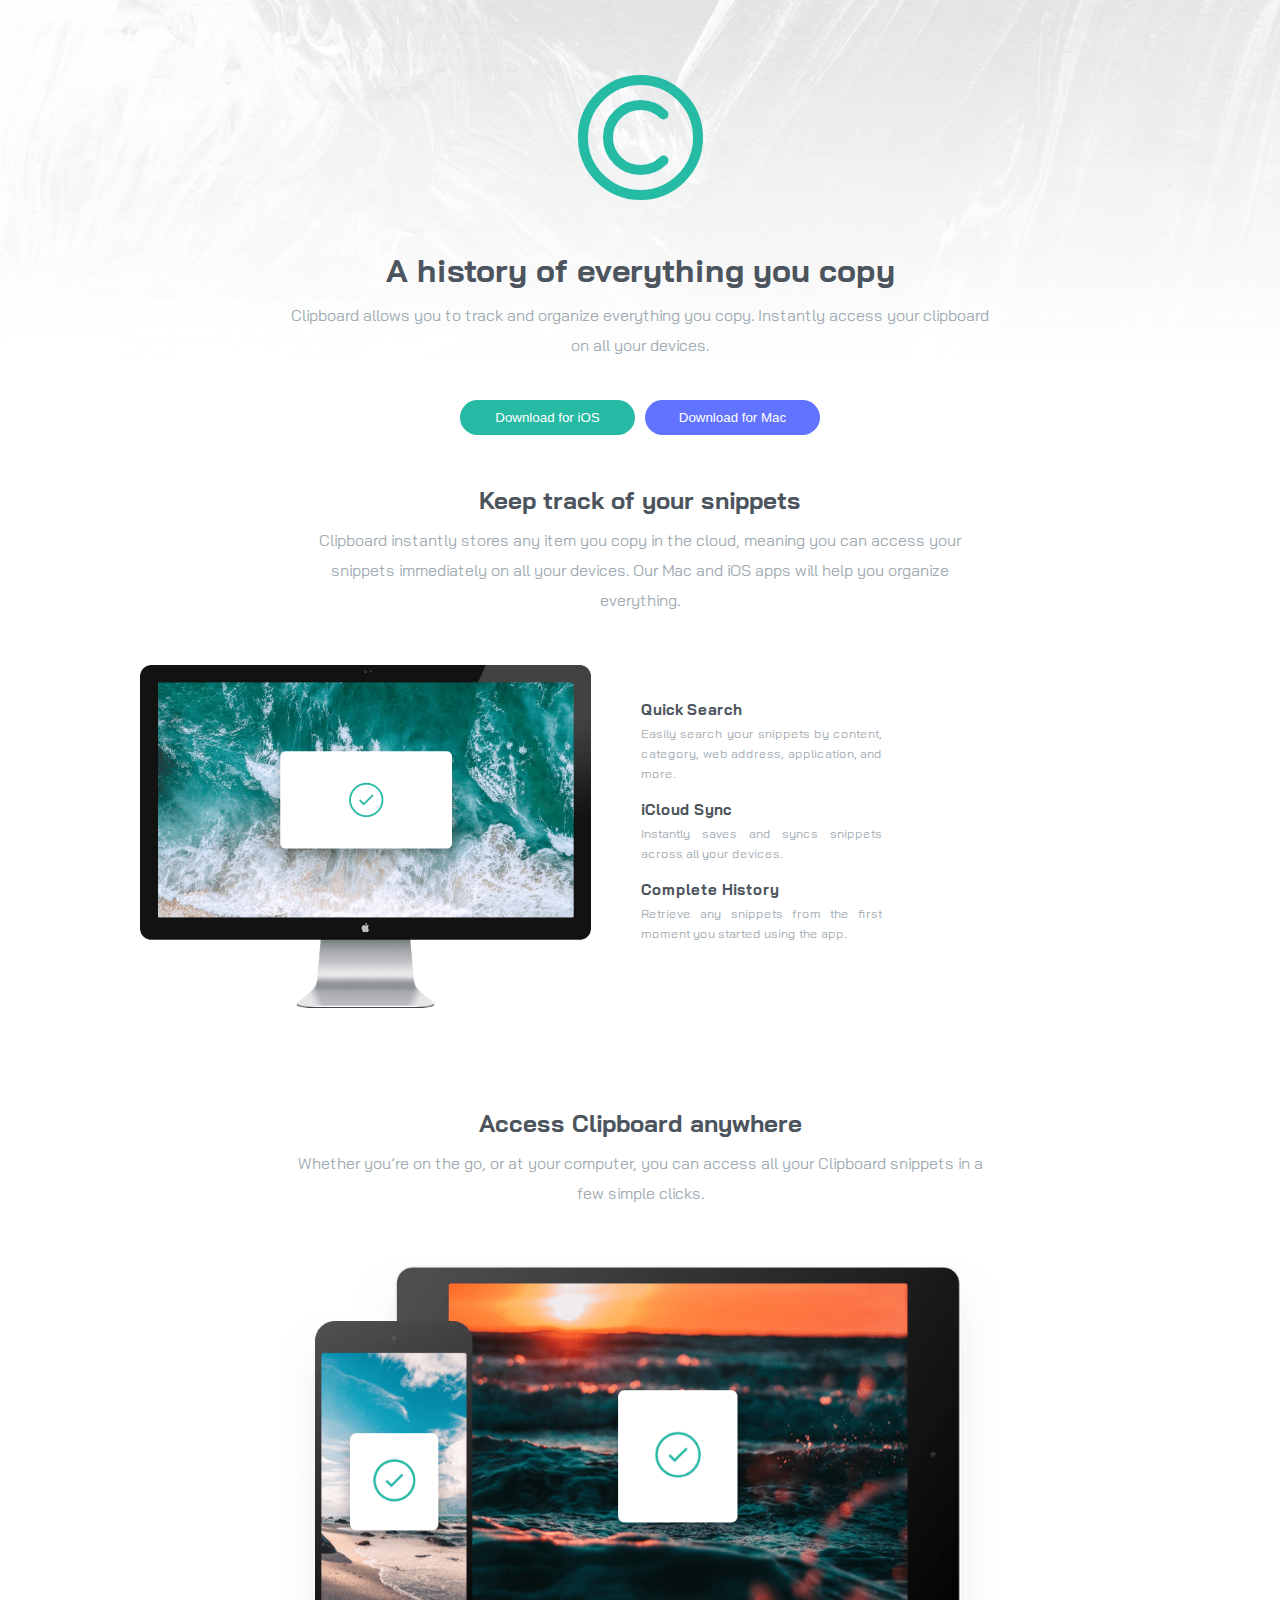
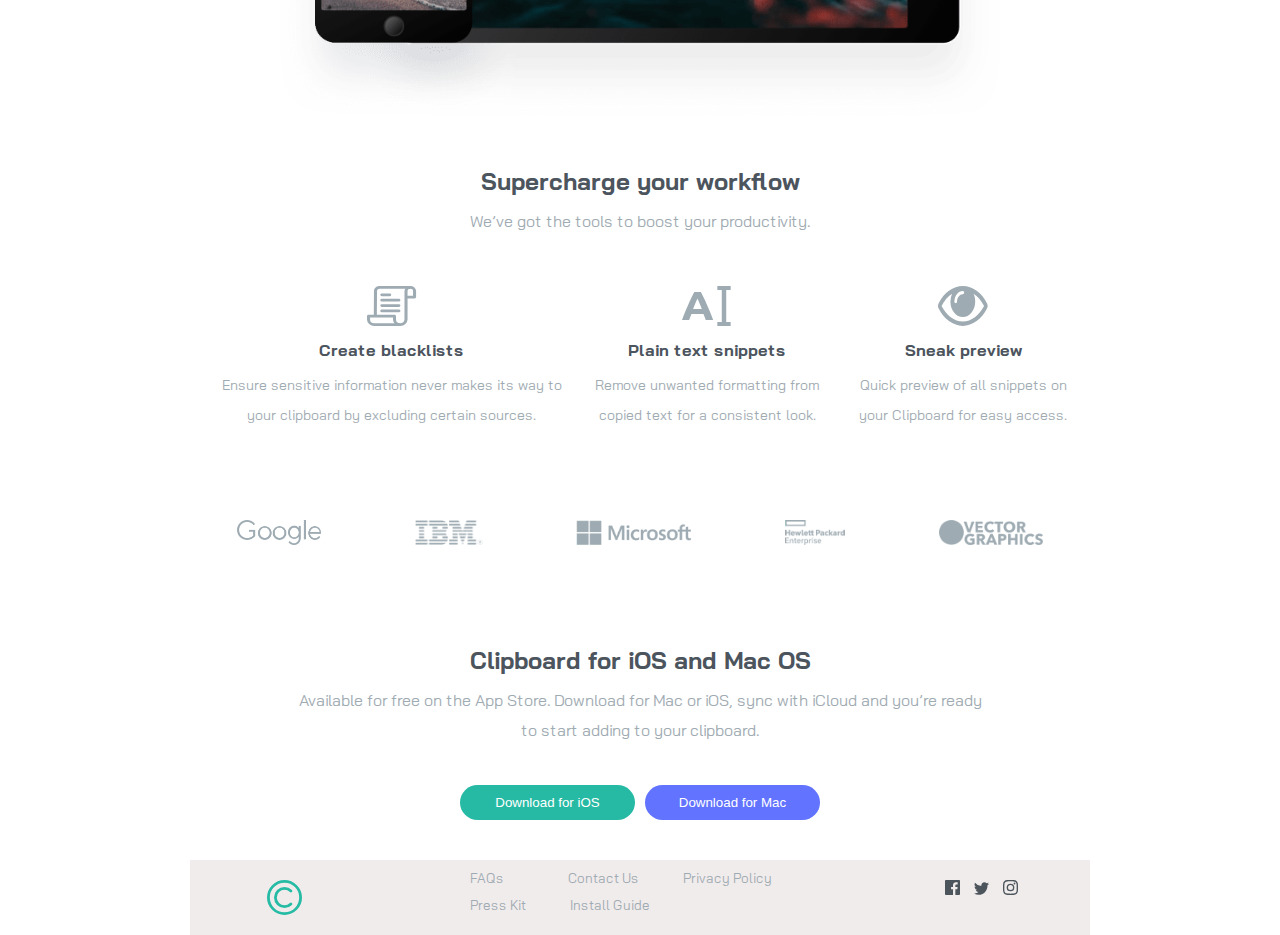
<file: index.html>
<!DOCTYPE html>
<html lang="en">
<head>
    <meta charset="UTF-8">
    <meta http-equiv="X-UA-Compatible" content="IE=edge">
    <meta name="viewport" content="width=device-width, initial-scale=1.0">
    <title>Clipboard</title>
    <link rel="stylesheet" href="style.css">
    <link rel="preconnect" href="https://fonts.googleapis.com">
<link rel="preconnect" href="https://fonts.gstatic.com" crossorigin>
<link href="https://fonts.googleapis.com/css2?family=Bai+Jamjuree:wght@400;600&display=swap" rel="stylesheet">
    
    
</head>
<body>
    <div id="container">
        <div>
            <img src="./img/logo.svg" alt="" id="logo">
        </div>
        <div class="head">
        <h1 class="firstHead">A history of everything you copy</h1>
        <p class="text1">Clipboard allows you to track and organize everything you copy. Instantly access your clipboard on all your devices.</p>

        <div class="button">
        <button class="button1">Download for iOS</button>
        <button class="button2">Download for Mac</button>
        </div>
        
        <h2>Keep track of your snippets</h2>
        
        <p class="text1">Clipboard instantly stores any item you copy in the cloud, meaning you can access your snippets immediately on all your devices. Our Mac and iOS apps will help you organize everything.</p>

        </div>
        <div class="flex">
        <div class="box1">
            <img src="./img/image-computer.png" alt="" id="computer">
            <div id="compText">
                <h4>Quick Search</h4>
                <p class="p1">Easily search your snippets by content, category, web address, application, and more.</p><br>

                <h4>iCloud Sync</h4>
                <p class="p1">Instantly saves and syncs snippets across all your devices.</p><br>

                <h4>Complete History</h4>
                <p class="p1">Retrieve any snippets from the first moment you started using the app.</p>
            </div>
        </div>

            <div class="free"></div>

        </div>
        <div class="box2">
            <h2>Access Clipboard anywhere</h2>
            <p class="text1">Whether you’re on the go, or at your computer, you can access all your Clipboard 
            snippets in a few simple clicks.</p>

            <img src="./img/image-devices.png" alt="" id="devices">

            <h2>Supercharge your workflow</h2>
            <p>We’ve got the tools to boost your productivity.</p>
         </div>
        <div class="box3">
            <div id="list">
                <img src="./img/icon-blacklist.svg" alt="">
                <h3>Create blacklists</h3>
                <p>Ensure sensitive information never makes its way to your clipboard by excluding certain sources.</p>
            </div>
            <div id="text">
                <img src="./img/icon-text.svg" alt="">
                <h3>Plain text snippets</h3>
                <p>Remove unwanted formatting from copied text for a consistent look.</p>
            </div>
            <div id="pre">
                <img src="./img/icon-preview.svg" alt="">
                <h3>Sneak preview</h3>
                <p>Quick preview of all snippets on your Clipboard for easy access.
                </p>
            </div>

        </div>

        <div class="box4">
            <img src="./img/logo-google.png" alt="">
            <img src="./img/logo-ibm.png" alt="">
            <img src="./img/logo-microsoft.png" alt="">
            <img src="./img/logo-hp.png" alt="">
            <img src="./img/logo-vector-graphics.png" alt="">

        </div>

        <div>
            <h2>Clipboard for iOS and Mac OS</h2>
            <p class="text1">Available for free on the App Store. Download for Mac or iOS, sync with iCloud and you’re ready to start adding to your clipboard.
            </p>
            
            <div class="button">
            <button class="button1">Download for iOS</button>
            <button class="button2">Download for Mac</button>
            
            </div>
        </div>
        <div class="footer">
            <img src="./img/logo.svg" alt="" id="logo1">
            <div class="a">
            <a href="#">FAQs</a>
            <a href="#" class="contact">Contact Us</a>
            <a href="#">Privacy Policy</a><br>
            <a href="#" class="press">Press Kit</a>
            <a href="#" class="press">Install Guide</a>
            </div>
            <div class="icons">
                <img src="./img/icon-facebook.svg" alt="">
                <img src="./img/icon-twitter.svg" alt="">
                <img src="./img/icon-instagram.svg" alt="">

            </div>
            
        </div>
        
    </div>


    
    
</body>
</html>
</file>
<file: style.css>
*{
    margin: 0;
    padding: 0;
    box-sizing: border-box;
}

/* #container{
    width: 1440px;
} */

body{
    width: 100vh;
    margin: auto;
    background-image: url(./img/bg-header-desktop.png);
    background-repeat: no-repeat;
    
}

h1, h2, h3{
    font-family: 'Bai Jamjuree', sans-serif;
    color: hsl(210, 10%, 33%);
    text-align: center;
    margin: 10px;
}
p{
    font-family: 'Bai Jamjuree', sans-serif;
    /* font-weight: lighter; */
    color: hsl(201, 11%, 66%);
    text-align: center;
    line-height: 30px;
}

.text1{
    margin: auto 100px;
}
#logo{

    display: flex;
    /* align-items: center;
    justify-content: center; */
    margin: 75px auto 50px auto;
    margin
}
.button{
    display: flex;
    justify-content: center;
    align-items: center;
}

.button1, .button2{
    width: 175px;
    height: 35px;
    border-radius: 20px;
    border: none;
    margin: 40px 5px;
    color: white ;
    cursor: pointer;

}
.button1{
    background-color: hsl(171, 66%, 44%);
}
.button2{
    background-color: hsl(233, 100%, 69%);
}
.flex{
    display: flex;

}
#computer{
    width: 60%;
    margin-left: -50px;
    margin-top: 50px;
    margin-right: 50px;
    float: left;
}
.free{
    clear: both;
}
#compText{
    margin: 85px 60px 45px auto ;
    font-size: 15px;

}
.p1{
    text-align: justify;
    line-height: 20px;
    font-size: smaller;
    font-family: 'Bai Jamjuree', sans-serif;

}
h4{
    padding-bottom: 4px;
    color: hsl(210, 10%, 33%);
    font-family: 'Bai Jamjuree', sans-serif;

}
.box2{
    margin-top: 100px;
}
#devices{
    width: 80%;
    display: flex;
    margin: 50px auto;

}
.box3{
    display: flex;
    /* column-count: 3; */
    margin: 50px 10px 90px 10px;
    justify-content: space-around;

}
.box3 div{
    text-align: center;
    margin-left: 15px;
    font-size: 14px;
    
}
.box3 img{
    width: 50px;
    height: 40px;

}
.box4{
    display: flex;
    justify-content: space-around;
    margin-bottom: 100px;
    

}
.box4 img{
    width: auto;
    height: 25px;
}
.footer{
    display: flex;
    justify-content: space-around;
    background-color: rgb(241, 236, 236);
}
#logo1{
    width: 35px;
    height: 35px;
    margin: 20px 5px 20px 5px;
}
.a{
    display: block;
    justify-content: space-around;
    /* border: 2px solid red; */
    /* width: 400px;
    height: 100px;
    padding: 20px; */
}
a{
    /* margin-right: 40px;
    margin-bottom: 20px;
    line-height: 20px; */
    /* margin: 5px 20px; */
    display: inline-flex;
    /* margin-right: 20px; */
    margin: 10px 20px;
    text-decoration: none;
    color: hsl(201, 11%, 66%);
    font-family: 'Bai Jamjuree', sans-serif;
    font-size: smaller;
}
.press{
    margin-top: 0px;
}
.contact{
    margin-left: 40px;
}
.icons img{
    margin-top: 20px;
    margin-left: 10px;
    width: 15px;
}
</file>
